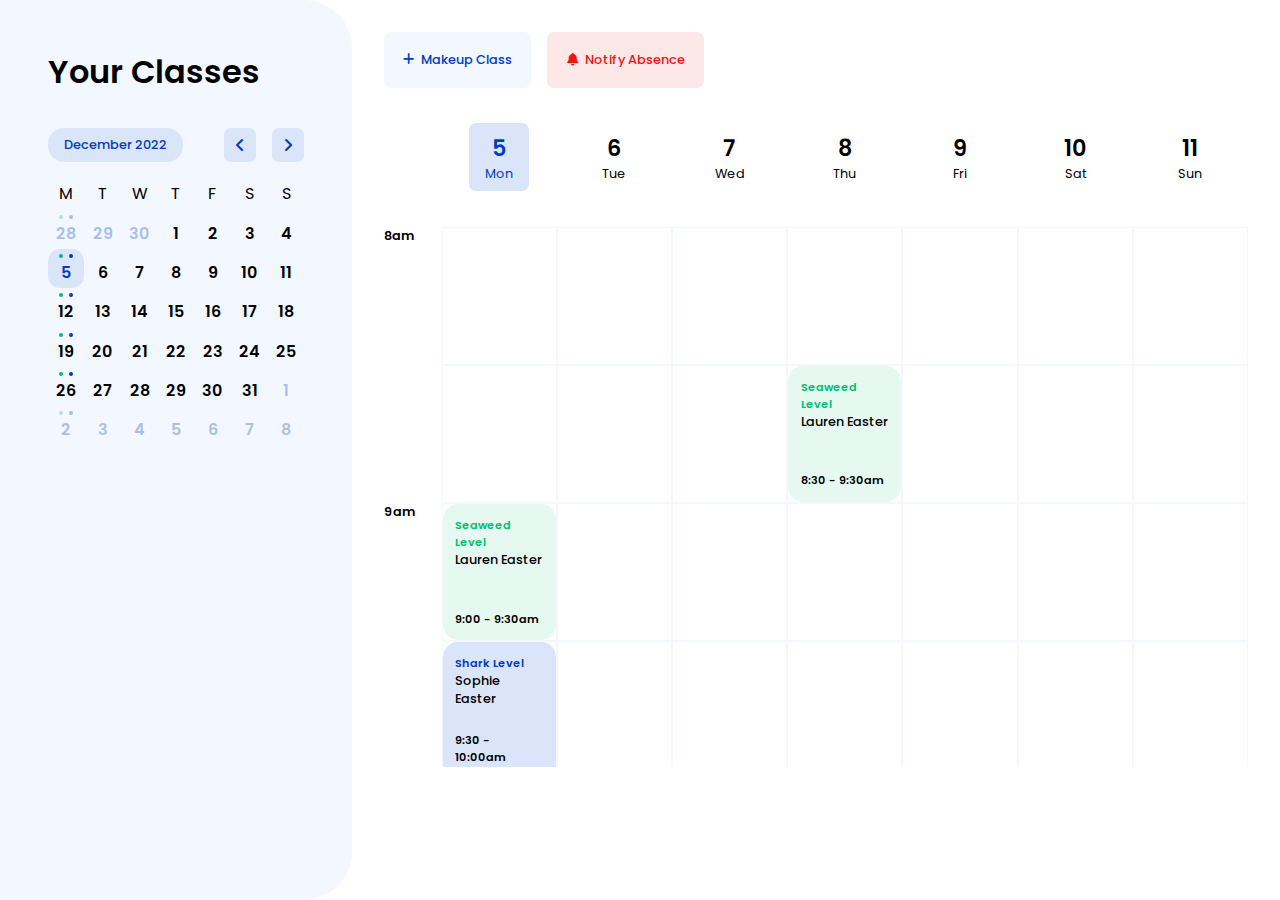
<file: index.html>
<!DOCTYPE html>
<html lang="en">
<head>
    <meta charset="UTF-8">
    <meta http-equiv="X-UA-Compatible" content="IE=edge">
    <meta name="viewport" content="width=device-width, initial-scale=1.0">

    <link rel="preconnect" href="https://fonts.googleapis.com"><link rel="preconnect" href="https://fonts.gstatic.com" crossorigin><link href="https://fonts.googleapis.com/css2?family=Poppins:wght@300;400;500;600;700;800;900&family=VT323&display=swap" rel="stylesheet">
    <link rel="stylesheet" href="style.css">
    <!-- font-awesome -->
    <link
      rel="stylesheet"
      href="https://cdnjs.cloudflare.com/ajax/libs/font-awesome/6.1.1/css/all.min.css"
    />

    <script src="http://ajax.googleapis.com/ajax/libs/jquery/1.8.0/jquery.min.js"></script>
    <script src="script.js" defer></script>

    <title>Makeup Classes</title>
</head>
<body>
    
    <main>

    <!-- calendar -->
        <div class="calendar">
            <div class="calendar-title">
                <h1>Your Classes</h1>
                <i class="fa-solid fa-bars"></i>
            </div>
            <div class="calendar-dates">
                <p class="calendar-month">December 2022</p>
                <div class="calendar-arrows">
                    <div class="calendar-arrow">
                        <i class="fa-solid fa-angle-left"></i>
                    </div>
                    <div class="calendar-arrow">
                        <i class="fa-solid fa-angle-right"></i>
                    </div>
                </div>
            </div>

            <!-- MOBILE CALENDAR -->

            <!-- current week -->
            <div class="date-sequence mobile-calendar">
                <div class="date-control-container">
                    <div class="date-control">
                        <i class="fa-solid fa-angle-left"></i>
                    </div>
                </div>
                <div class="date current-date">
                    <div class="event-icons">
                        <div class="event-icon"></div>
                        <div class="event-icon"></div>
                    </div>
                    <div class="date-number">5</div>
                    <div class="day">Mon</div>
                </div>
                <div class="date">
                    <div class="event-icons"></div>
                    <div class="date-number">6</div>
                    <div class="day">Tue</div>
                </div>
                <div class="date">
                    <div class="event-icons"></div>
                    <div class="date-number">7</div>
                    <div class="day">Wed</div>
                </div>
                <div class="date">
                    <div class="event-icons"></div>
                    <div class="date-number">8</div>
                    <div class="day">Thu</div>
                </div>
                <div class="date">
                    <div class="event-icons"></div>
                    <div class="date-number">9</div>
                    <div class="day">Fri</div>
                </div>
                <div class="date">
                    <div class="event-icons"></div>
                    <div class="date-number">10</div>
                    <div class="day">Sat</div>
                </div>
                <div class="date">
                    <div class="event-icons"></div>
                    <div class="date-number">11</div>
                    <div class="day">Sun</div>
                </div>
                <div class="date-control-container">
                    <div class="date-control">
                        <i class="fa-solid fa-angle-right"></i>
                    </div>
                </div>
            </div>
            <!-- end of current week -->
            <!-- END OF MOBILE CALENDAR -->

            <!-- TABLET / DESKTOP CALENDAR -->
            <div class="desktop-calendar">
                <!-- Day labels -->
                <div class="date">
                    <div class="day-label">M</div>
                </div>
                <div class="date">
                    <div class="day-label">T</div>
                </div>
                <div class="date">
                    <div class="day-label">W</div>
                </div>
                <div class="date">
                    <div class="day-label">T</div>
                </div>
                <div class="date">
                    <div class="day-label">F</div>
                </div>
                <div class="date">
                    <div class="day-label">S</div>
                </div>
                <div class="date">
                    <div class="day-label">S</div>
                </div>
                <!-- End of day labels -->
                
                <!-- Week 1 -->
                <div class="date past-month">
                    <div class="event-icons">
                        <div class="event-icon"></div>
                        <div class="event-icon blue-bg"></div>
                    </div>
                    <div class="date-number">28</div>
                </div>
                <div class="date past-month">
                    <div class="event-icons"></div>
                    <div class="date-number">29</div>
                </div>
                <div class="date past-month">
                    <div class="event-icons"></div>
                    <div class="date-number">30</div>
                </div>
                <div class="date">
                    <div class="event-icons"></div>
                    <div class="date-number">1</div>
                </div>
                <div class="date">
                    <div class="event-icons"></div>
                    <div class="date-number">2</div>
                </div>
                <div class="date">
                    <div class="event-icons"></div>
                    <div class="date-number">3</div>
                </div>
                <div class="date">
                    <div class="event-icons"></div>
                    <div class="date-number">4</div>
                </div>
                <!-- End of week 1 -->

                <!-- Week 2 -->
                <div class="date current-date">
                    <div class="event-icons">
                        <div class="event-icon"></div>
                        <div class="event-icon blue-bg"></div>
                    </div>
                    <div class="date-number">5</div>
                </div>
                <div class="date">
                    <div class="event-icons"></div>
                    <div class="date-number">6</div>
                </div>
                <div class="date">
                    <div class="event-icons"></div>
                    <div class="date-number">7</div>
                </div>
                <div class="date">
                    <div class="event-icons"></div>
                    <div class="date-number">8</div>
                </div>
                <div class="date">
                    <div class="event-icons"></div>
                    <div class="date-number">9</div>
                </div>
                <div class="date">
                    <div class="event-icons"></div>
                    <div class="date-number">10</div>
                </div>
                <div class="date">
                    <div class="event-icons"></div>
                    <div class="date-number">11</div>
                </div>
                <!-- End of week 2 -->

                <!-- Week 3 -->
                <div class="date">
                    <div class="event-icons">
                        <div class="event-icon"></div>
                        <div class="event-icon blue-bg"></div>
                    </div>
                    <div class="date-number">12</div>
                </div>
                <div class="date">
                    <div class="event-icons"></div>
                    <div class="date-number">13</div>
                </div>
                <div class="date">
                    <div class="event-icons"></div>
                    <div class="date-number">14</div>
                </div>
                <div class="date">
                    <div class="event-icons"></div>
                    <div class="date-number">15</div>
                </div>
                <div class="date">
                    <div class="event-icons"></div>
                    <div class="date-number">16</div>
                </div>
                <div class="date">
                    <div class="event-icons"></div>
                    <div class="date-number">17</div>
                </div>
                <div class="date">
                    <div class="event-icons"></div>
                    <div class="date-number">18</div>
                </div>
                <!-- End of week 3 -->

                <!-- Week 4 -->
                <div class="date">
                    <div class="event-icons">
                        <div class="event-icon"></div>
                        <div class="event-icon blue-bg"></div>
                    </div>
                    <div class="date-number">19</div>
                </div>
                <div class="date">
                    <div class="event-icons"></div>
                    <div class="date-number">20</div>
                </div>
                <div class="date">
                    <div class="event-icons"></div>
                    <div class="date-number">21</div>
                </div>
                <div class="date">
                    <div class="event-icons"></div>
                    <div class="date-number">22</div>
                </div>
                <div class="date">
                    <div class="event-icons"></div>
                    <div class="date-number">23</div>
                </div>
                <div class="date">
                    <div class="event-icons"></div>
                    <div class="date-number">24</div>
                </div>
                <div class="date">
                    <div class="event-icons"></div>
                    <div class="date-number">25</div>
                </div>
                <!-- End of week 4 -->

                <!-- Week 5 -->
                <div class="date">
                    <div class="event-icons">
                        <div class="event-icon"></div>
                        <div class="event-icon blue-bg"></div>
                    </div>
                    <div class="date-number">26</div>
                </div>
                <div class="date">
                    <div class="event-icons"></div>
                    <div class="date-number">27</div>
                </div>
                <div class="date">
                    <div class="event-icons"></div>
                    <div class="date-number">28</div>
                </div>
                <div class="date">
                    <div class="event-icons"></div>
                    <div class="date-number">29</div>
                </div>
                <div class="date">
                    <div class="event-icons"></div>
                    <div class="date-number">30</div>
                </div>
                <div class="date">
                    <div class="event-icons"></div>
                    <div class="date-number">31</div>
                </div>
                <div class="date past-month">
                    <div class="event-icons"></div>
                    <div class="date-number">1</div>
                </div>
                <!-- End of week 5 -->

                <!-- Week 6 -->
                <div class="date past-month">
                    <div class="event-icons">
                        <div class="event-icon"></div>
                        <div class="event-icon blue-bg"></div>
                    </div>
                    <div class="date-number">2</div>
                </div>
                <div class="date past-month">
                    <div class="event-icons"></div>
                    <div class="date-number">3</div>
                </div>
                <div class="date past-month">
                    <div class="event-icons"></div>
                    <div class="date-number">4</div>
                </div>
                <div class="date past-month">
                    <div class="event-icons"></div>
                    <div class="date-number">5</div>
                </div>
                <div class="date past-month">
                    <div class="event-icons"></div>
                    <div class="date-number">6</div>
                </div>
                <div class="date past-month">
                    <div class="event-icons"></div>
                    <div class="date-number">7</div>
                </div>
                <div class="date past-month">
                    <div class="event-icons"></div>
                    <div class="date-number">8</div>
                </div>
                <!-- End of week 6 -->
            </div>



            
        </div>

    <!-- Class display -->
    <div class="page-content">

        <div class="class-display-buttons">
            <button class="blue-btn">
                <i class="fa-solid fa-plus"></i>
                Makeup Class
            </button>
            <button class="red-btn">
                <i class="fa-solid fa-bell"></i>
                Notify Absence
            </button>
        </div>

        <!-- MOBILE CLASS DISPLAY ------------------------------------------- -->

        <div class="class-display mobile">

            <!-- Day block -->
            <div class="day-block">
                <h2 class="day-name">Monday, 5th December</h2>

                <!-- Class entry -->
                <div class="class-entry seaweed">
                    <div class="name-level">
                        <p class="level">Seaweed Level</p>
                        <p class="student-name">Lauren Easter</p>
                    </div>
                    <div class="line"></div>
                    <div class="time">
                        <p>9:00 - 9:30am</p>
                    </div>
                </div>
                <!-- End of class entry -->
                <!-- Class entry -->
                <div class="class-entry shark">
                    <div class="name-level">
                        <p class="level">Shark Level</p>
                        <p class="student-name">Sophie Easter</p>
                    </div>
                    <div class="line"></div>
                    <div class="time">
                        <p>9:30 - 10:00am</p>
                    </div>
                </div>
                <!-- End of class entry -->
            </div>
            <!-- End of day block -->

            <!-- Day block -->
            <div class="day-block">
                <h2 class="day-name">Thursday, 8th December</h2>

                <!-- Class entry -->
                <div class="class-entry seaweed">
                    <div class="name-level">
                        <p class="level">Seaweed Level</p>
                        <p class="student-name">Lauren Easter</p>
                    </div>
                    <div class="line"></div>
                    <div class="time">
                        <p>8:30 - 9:00am</p>
                    </div>
                </div>
                <!-- End of class entry -->

                <!-- Class entry -->
                <div class="class-entry seaslug">
                    <div class="name-level">
                        <p class="level">Sea Slug Level</p>
                        <p class="student-name">Phoebe Easter</p>
                    </div>
                    <div class="line"></div>
                    <div class="time">
                        <p>4:30 - 5:00pm</p>
                    </div>
                </div>
                <!-- End of class entry -->
            </div>
            <!-- End of day block -->
        </div>

        <!-- END OF MOBILE CLASS DISPLAY ------------------------------------->

        <div class="date-label-grid-container" id="date-scroll">
            <div class="date-label-grid">
                <!-- date labels -->
                <div class="time-cel"></div>
                <div class="cel date-cel">
                    <div class="date-text current-date">
                        <div class="date-number">5</div>
                        <div class="date-day">Mon</div>
                    </div>
                </div>
                <div class="cel date-cel">
                    <div class="date-text">
                        <div class="date-number">6</div>
                        <div class="date-day">Tue</div>
                    </div>
                </div>
                <div class="cel date-cel">
                    <div class="date-text">
                        <div class="date-number">7</div>
                        <div class="date-day">Wed</div>
                    </div>
                </div>
                <div class="cel date-cel">
                    <div class="date-text">
                        <div class="date-number">8</div>
                        <div class="date-day">Thu</div>
                    </div>
                </div>
                <div class="cel date-cel">
                    <div class="date-text">
                        <div class="date-number">9</div>
                        <div class="date-day">Fri</div>
                    </div>
                </div>
                <div class="cel date-cel">
                    <div class="date-text">
                        <div class="date-number">10</div>
                        <div class="date-day">Sat</div>
                    </div>
                </div>
                <div class="cel date-cel">
                    <div class="date-text">
                        <div class="date-number">11</div>
                        <div class="date-day">Sun</div>
                    </div>
                </div>
    
            </div>
        </div>
        

        <!-- TABLET / DESKTOP CLASS DISPLAY ------------------------------------>
        <div class="class-display desktop" id="calendar-scroll">

            <div class="class-display-grid">
                
                <!-- 8am row -->
                <div class="time-cel">8am</div>
                <div class="cel"></div>
                <div class="cel"></div>
                <div class="cel"></div>
                <div class="cel"></div>
                <div class="cel"></div>
                <div class="cel"></div>
                <div class="cel"></div>

                <!-- 8:30am row -->
                <div class="time-cel"></div>
                <div class="cel"></div>
                <div class="cel"></div>
                <div class="cel"></div>
                <div class="cel">
                    <div class="class seaweed">
                        <div class="name-level">
                            <p class="level">Seaweed Level</p>
                            <p class="student-name">Lauren Easter</p>
                        </div>
                        <div class="time">
                            <p>8:30 - 9:30am</p>
                        </div>
                    </div>
                </div>
                <div class="cel"></div>
                <div class="cel"></div>
                <div class="cel"></div>

                <!-- 9:00am row -->
                <div class="time-cel">9am</div>
                <div class="cel">
                    <div class="class seaweed">
                        <div class="name-level">
                            <p class="level">Seaweed Level</p>
                            <p class="student-name">Lauren Easter</p>
                        </div>
                        <div class="time">
                            <p>9:00 - 9:30am</p>
                        </div>
                    </div>
                </div>
                <div class="cel"></div>
                <div class="cel"></div>
                <div class="cel"></div>
                <div class="cel"></div>
                <div class="cel"></div>
                <div class="cel"></div>

                <!-- 9:00am row -->
                <div class="time-cel"></div>
                <div class="cel">
                    <div class="class shark">
                        <div class="name-level">
                            <p class="level">Shark Level</p>
                            <p class="student-name">Sophie Easter</p>
                        </div>
                        <div class="time">
                            <p>9:30 - 10:00am</p>
                        </div>
                    </div>
                </div>
                <div class="cel"></div>
                <div class="cel"></div>
                <div class="cel"></div>
                <div class="cel"></div>
                <div class="cel"></div>
                <div class="cel"></div>

                <!-- 9:00am row -->
                <div class="time-cel">10am</div>
                <div class="cel"></div>
                <div class="cel"></div>
                <div class="cel"></div>
                <div class="cel"></div>
                <div class="cel"></div>
                <div class="cel"></div>
                <div class="cel"></div>

                <!-- 9:00am row -->
                <div class="time-cel"></div>
                <div class="cel"></div>
                <div class="cel"></div>
                <div class="cel"></div>
                <div class="cel"></div>
                <div class="cel"></div>
                <div class="cel"></div>
                <div class="cel"></div>

                <!-- 9:00am row -->
                <div class="time-cel">11am</div>
                <div class="cel"></div>
                <div class="cel"></div>
                <div class="cel"></div>
                <div class="cel"></div>
                <div class="cel"></div>
                <div class="cel"></div>
                <div class="cel"></div>

                <!-- 9:00am row -->
                <div class="time-cel"></div>
                <div class="cel"></div>
                <div class="cel"></div>
                <div class="cel"></div>
                <div class="cel"></div>
                <div class="cel"></div>
                <div class="cel"></div>
                <div class="cel"></div>

                <!-- 9:00am row -->
                <div class="time-cel">12pm</div>
                <div class="cel"></div>
                <div class="cel"></div>
                <div class="cel"></div>
                <div class="cel"></div>
                <div class="cel"></div>
                <div class="cel"></div>
                <div class="cel"></div>

                <!-- 9:00am row -->
                <div class="time-cel"></div>
                <div class="cel"></div>
                <div class="cel"></div>
                <div class="cel"></div>
                <div class="cel"></div>
                <div class="cel"></div>
                <div class="cel"></div>
                <div class="cel"></div>

                <!-- 9:00am row -->
                <div class="time-cel">1pm</div>
                <div class="cel"></div>
                <div class="cel"></div>
                <div class="cel"></div>
                <div class="cel"></div>
                <div class="cel"></div>
                <div class="cel"></div>
                <div class="cel"></div>

                <!-- 9:00am row -->
                <div class="time-cel"></div>
                <div class="cel"></div>
                <div class="cel"></div>
                <div class="cel"></div>
                <div class="cel"></div>
                <div class="cel"></div>
                <div class="cel"></div>
                <div class="cel"></div>

                <!-- 9:00am row -->
                <div class="time-cel">2pm</div>
                <div class="cel"></div>
                <div class="cel"></div>
                <div class="cel"></div>
                <div class="cel"></div>
                <div class="cel"></div>
                <div class="cel"></div>
                <div class="cel"></div>

                <!-- 9:00am row -->
                <div class="time-cel"></div>
                <div class="cel"></div>
                <div class="cel"></div>
                <div class="cel"></div>
                <div class="cel"></div>
                <div class="cel"></div>
                <div class="cel"></div>
                <div class="cel"></div>

                <!-- 9:00am row -->
                <div class="time-cel">3pm</div>
                <div class="cel"></div>
                <div class="cel"></div>
                <div class="cel"></div>
                <div class="cel"></div>
                <div class="cel"></div>
                <div class="cel"></div>
                <div class="cel"></div>

                <!-- 9:00am row -->
                <div class="time-cel"></div>
                <div class="cel"></div>
                <div class="cel"></div>
                <div class="cel"></div>
                <div class="cel"></div>
                <div class="cel"></div>
                <div class="cel"></div>
                <div class="cel"></div>

                <!-- 9:00am row -->
                <div class="time-cel">4pm</div>
                <div class="cel"></div>
                <div class="cel"></div>
                <div class="cel"></div>
                <div class="cel"></div>
                <div class="cel"></div>
                <div class="cel"></div>
                <div class="cel"></div>

                <!-- 9:00am row -->
                <div class="time-cel"></div>
                <div class="cel"></div>
                <div class="cel"></div>
                <div class="cel"></div>
                <div class="cel">
                    <div class="class seaslug">
                        <div class="name-level">
                            <p class="level">Seaslug Level</p>
                            <p class="student-name">Phoebe Easter</p>
                        </div>
                        <div class="time">
                            <p>4:30 - 5:00pm</p>
                        </div>
                    </div>
                </div>
                <div class="cel"></div>
                <div class="cel"></div>
                <div class="cel"></div>

                <!-- 9:00am row -->
                <div class="time-cel">5pm</div>
                <div class="cel"></div>
                <div class="cel"></div>
                <div class="cel"></div>
                <div class="cel"></div>
                <div class="cel"></div>
                <div class="cel"></div>
                <div class="cel"></div>

                <!-- 9:00am row -->
                <div class="time-cel"></div>
                <div class="cel"></div>
                <div class="cel"></div>
                <div class="cel"></div>
                <div class="cel"></div>
                <div class="cel"></div>
                <div class="cel"></div>
                <div class="cel"></div>

                <!-- 9:00am row -->
                <div class="time-cel">6pm</div>
                <div class="cel"></div>
                <div class="cel"></div>
                <div class="cel"></div>
                <div class="cel"></div>
                <div class="cel"></div>
                <div class="cel"></div>
                <div class="cel"></div>

                <!-- 9:00am row -->
                <div class="time-cel"></div>
                <div class="cel"></div>
                <div class="cel"></div>
                <div class="cel"></div>
                <div class="cel"></div>
                <div class="cel"></div>
                <div class="cel"></div>
                <div class="cel"></div>

                <!-- 9:00am row -->
                <div class="time-cel">7pm</div>
                <div class="cel"></div>
                <div class="cel"></div>
                <div class="cel"></div>
                <div class="cel"></div>
                <div class="cel"></div>
                <div class="cel"></div>
                <div class="cel"></div>
            </div>
        </div>

        <!-- END OF TABLET / DESKTOP CLASS DISPLAY ------------------------------------>
        
    </div>

    <!-- End of Class display -->
        
    </main>

    
</body>
</html>
</file>
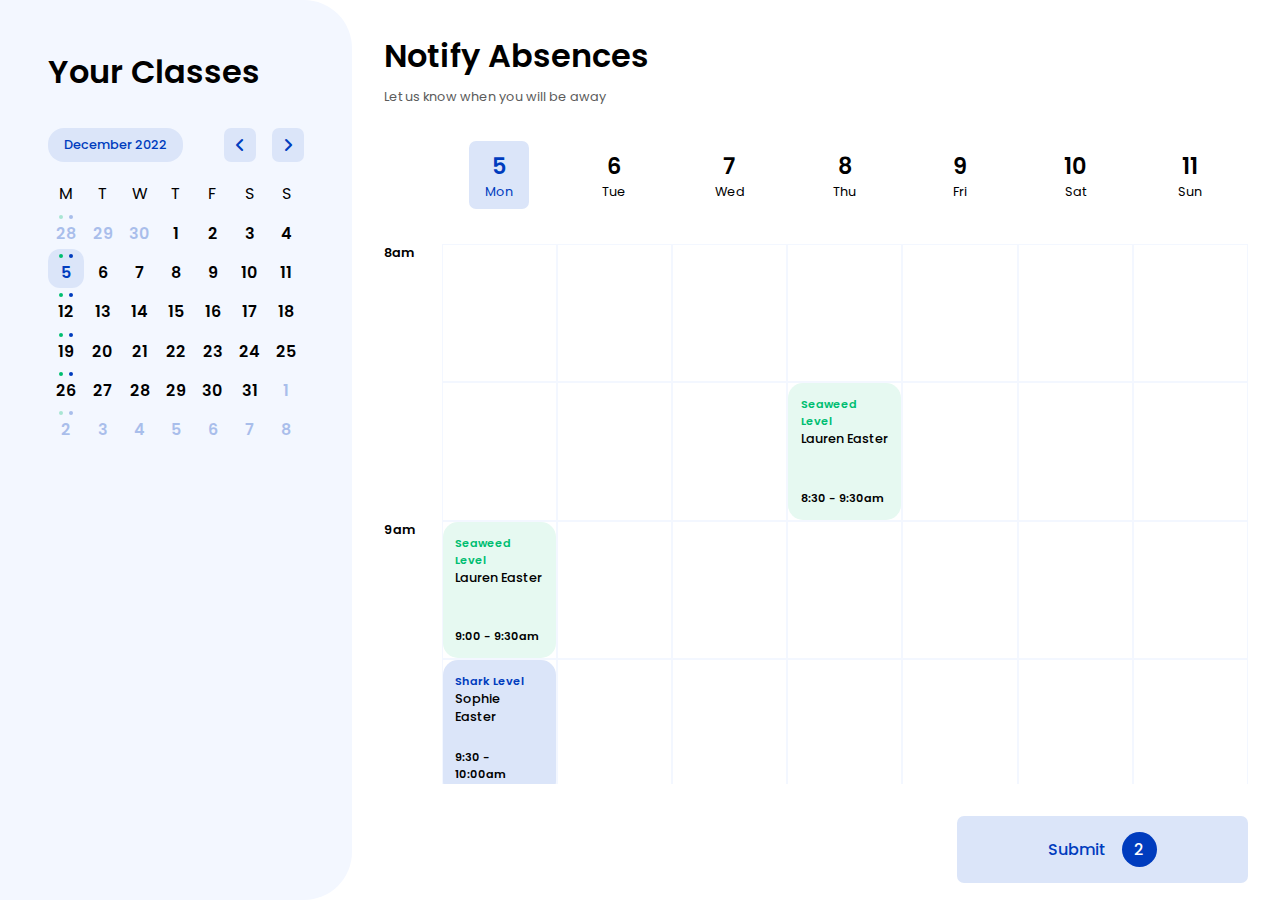
<file: notify-absences.html>
<!DOCTYPE html>
<html lang="en">
<head>
    <meta charset="UTF-8">
    <meta http-equiv="X-UA-Compatible" content="IE=edge">
    <meta name="viewport" content="width=device-width, initial-scale=1.0">

    <link rel="preconnect" href="https://fonts.googleapis.com"><link rel="preconnect" href="https://fonts.gstatic.com" crossorigin><link href="https://fonts.googleapis.com/css2?family=Poppins:wght@300;400;500;600;700;800;900&family=VT323&display=swap" rel="stylesheet">
    <link rel="stylesheet" href="style.css">
    <!-- font-awesome -->
    <link
      rel="stylesheet"
      href="https://cdnjs.cloudflare.com/ajax/libs/font-awesome/6.1.1/css/all.min.css"
    />

    <script src="http://ajax.googleapis.com/ajax/libs/jquery/1.8.0/jquery.min.js"></script>
    <script src="script.js" defer></script>

    <title>Notify Absences</title>
</head>
<body>
    
    <main>

    <!-- calendar -->
        <div class="calendar">
            <div class="calendar-title">
                <h1>Your Classes</h1>
                <i class="fa-solid fa-bars"></i>
            </div>
            <div class="calendar-dates">
                <p class="calendar-month">December 2022</p>
                <div class="calendar-arrows">
                    <div class="calendar-arrow">
                        <i class="fa-solid fa-angle-left"></i>
                    </div>
                    <div class="calendar-arrow">
                        <i class="fa-solid fa-angle-right"></i>
                    </div>
                </div>
            </div>

            <!-- MOBILE CALENDAR -->

            <!-- current week -->
            <div class="date-sequence mobile-calendar">
                <div class="date-control-container">
                    <div class="date-control">
                        <i class="fa-solid fa-angle-left"></i>
                    </div>
                </div>
                <div class="date current-date">
                    <div class="event-icons">
                        <div class="event-icon"></div>
                        <div class="event-icon"></div>
                    </div>
                    <div class="date-number">5</div>
                    <div class="day">Mon</div>
                </div>
                <div class="date">
                    <div class="event-icons"></div>
                    <div class="date-number">6</div>
                    <div class="day">Tue</div>
                </div>
                <div class="date">
                    <div class="event-icons"></div>
                    <div class="date-number">7</div>
                    <div class="day">Wed</div>
                </div>
                <div class="date">
                    <div class="event-icons"></div>
                    <div class="date-number">8</div>
                    <div class="day">Thu</div>
                </div>
                <div class="date">
                    <div class="event-icons"></div>
                    <div class="date-number">9</div>
                    <div class="day">Fri</div>
                </div>
                <div class="date">
                    <div class="event-icons"></div>
                    <div class="date-number">10</div>
                    <div class="day">Sat</div>
                </div>
                <div class="date">
                    <div class="event-icons"></div>
                    <div class="date-number">11</div>
                    <div class="day">Sun</div>
                </div>
                <div class="date-control-container">
                    <div class="date-control">
                        <i class="fa-solid fa-angle-right"></i>
                    </div>
                </div>
            </div>
            <!-- end of current week -->
            <!-- END OF MOBILE CALENDAR -->

            <!-- TABLET / DESKTOP CALENDAR -->
            <div class="desktop-calendar">
                <!-- Day labels -->
                <div class="date">
                    <div class="day-label">M</div>
                </div>
                <div class="date">
                    <div class="day-label">T</div>
                </div>
                <div class="date">
                    <div class="day-label">W</div>
                </div>
                <div class="date">
                    <div class="day-label">T</div>
                </div>
                <div class="date">
                    <div class="day-label">F</div>
                </div>
                <div class="date">
                    <div class="day-label">S</div>
                </div>
                <div class="date">
                    <div class="day-label">S</div>
                </div>
                <!-- End of day labels -->
                
                <!-- Week 1 -->
                <div class="date past-month">
                    <div class="event-icons">
                        <div class="event-icon"></div>
                        <div class="event-icon blue-bg"></div>
                    </div>
                    <div class="date-number">28</div>
                </div>
                <div class="date past-month">
                    <div class="event-icons"></div>
                    <div class="date-number">29</div>
                </div>
                <div class="date past-month">
                    <div class="event-icons"></div>
                    <div class="date-number">30</div>
                </div>
                <div class="date">
                    <div class="event-icons"></div>
                    <div class="date-number">1</div>
                </div>
                <div class="date">
                    <div class="event-icons"></div>
                    <div class="date-number">2</div>
                </div>
                <div class="date">
                    <div class="event-icons"></div>
                    <div class="date-number">3</div>
                </div>
                <div class="date">
                    <div class="event-icons"></div>
                    <div class="date-number">4</div>
                </div>
                <!-- End of week 1 -->

                <!-- Week 2 -->
                <div class="date current-date">
                    <div class="event-icons">
                        <div class="event-icon"></div>
                        <div class="event-icon blue-bg"></div>
                    </div>
                    <div class="date-number">5</div>
                </div>
                <div class="date">
                    <div class="event-icons"></div>
                    <div class="date-number">6</div>
                </div>
                <div class="date">
                    <div class="event-icons"></div>
                    <div class="date-number">7</div>
                </div>
                <div class="date">
                    <div class="event-icons"></div>
                    <div class="date-number">8</div>
                </div>
                <div class="date">
                    <div class="event-icons"></div>
                    <div class="date-number">9</div>
                </div>
                <div class="date">
                    <div class="event-icons"></div>
                    <div class="date-number">10</div>
                </div>
                <div class="date">
                    <div class="event-icons"></div>
                    <div class="date-number">11</div>
                </div>
                <!-- End of week 2 -->

                <!-- Week 3 -->
                <div class="date">
                    <div class="event-icons">
                        <div class="event-icon"></div>
                        <div class="event-icon blue-bg"></div>
                    </div>
                    <div class="date-number">12</div>
                </div>
                <div class="date">
                    <div class="event-icons"></div>
                    <div class="date-number">13</div>
                </div>
                <div class="date">
                    <div class="event-icons"></div>
                    <div class="date-number">14</div>
                </div>
                <div class="date">
                    <div class="event-icons"></div>
                    <div class="date-number">15</div>
                </div>
                <div class="date">
                    <div class="event-icons"></div>
                    <div class="date-number">16</div>
                </div>
                <div class="date">
                    <div class="event-icons"></div>
                    <div class="date-number">17</div>
                </div>
                <div class="date">
                    <div class="event-icons"></div>
                    <div class="date-number">18</div>
                </div>
                <!-- End of week 3 -->

                <!-- Week 4 -->
                <div class="date">
                    <div class="event-icons">
                        <div class="event-icon"></div>
                        <div class="event-icon blue-bg"></div>
                    </div>
                    <div class="date-number">19</div>
                </div>
                <div class="date">
                    <div class="event-icons"></div>
                    <div class="date-number">20</div>
                </div>
                <div class="date">
                    <div class="event-icons"></div>
                    <div class="date-number">21</div>
                </div>
                <div class="date">
                    <div class="event-icons"></div>
                    <div class="date-number">22</div>
                </div>
                <div class="date">
                    <div class="event-icons"></div>
                    <div class="date-number">23</div>
                </div>
                <div class="date">
                    <div class="event-icons"></div>
                    <div class="date-number">24</div>
                </div>
                <div class="date">
                    <div class="event-icons"></div>
                    <div class="date-number">25</div>
                </div>
                <!-- End of week 4 -->

                <!-- Week 5 -->
                <div class="date">
                    <div class="event-icons">
                        <div class="event-icon"></div>
                        <div class="event-icon blue-bg"></div>
                    </div>
                    <div class="date-number">26</div>
                </div>
                <div class="date">
                    <div class="event-icons"></div>
                    <div class="date-number">27</div>
                </div>
                <div class="date">
                    <div class="event-icons"></div>
                    <div class="date-number">28</div>
                </div>
                <div class="date">
                    <div class="event-icons"></div>
                    <div class="date-number">29</div>
                </div>
                <div class="date">
                    <div class="event-icons"></div>
                    <div class="date-number">30</div>
                </div>
                <div class="date">
                    <div class="event-icons"></div>
                    <div class="date-number">31</div>
                </div>
                <div class="date past-month">
                    <div class="event-icons"></div>
                    <div class="date-number">1</div>
                </div>
                <!-- End of week 5 -->

                <!-- Week 6 -->
                <div class="date past-month">
                    <div class="event-icons">
                        <div class="event-icon"></div>
                        <div class="event-icon blue-bg"></div>
                    </div>
                    <div class="date-number">2</div>
                </div>
                <div class="date past-month">
                    <div class="event-icons"></div>
                    <div class="date-number">3</div>
                </div>
                <div class="date past-month">
                    <div class="event-icons"></div>
                    <div class="date-number">4</div>
                </div>
                <div class="date past-month">
                    <div class="event-icons"></div>
                    <div class="date-number">5</div>
                </div>
                <div class="date past-month">
                    <div class="event-icons"></div>
                    <div class="date-number">6</div>
                </div>
                <div class="date past-month">
                    <div class="event-icons"></div>
                    <div class="date-number">7</div>
                </div>
                <div class="date past-month">
                    <div class="event-icons"></div>
                    <div class="date-number">8</div>
                </div>
                <!-- End of week 6 -->
            </div>



            
        </div>

    <!-- Class display -->
    <div class="page-content">

        <div class="absences-title">
            <h1>Notify Absences</h1>
            <p>Let us know when you will be away</p>
        </div>
        

        <!-- MOBILE CLASS DISPLAY ------------------------------------------- -->

        <div class="class-display mobile">

            <!-- Day block -->
            <div class="day-block">
                <h2 class="day-name">Monday, 5th December</h2>

                <!-- Class entry -->
                <div class="class-entry seaweed absent">
                    <div class="name-level">
                        <p class="level">Seaweed Level</p>
                        <p class="student-name">Lauren Easter</p>
                    </div>
                    <div class="line"></div>
                    <div class="time">
                        <p>9:00 - 9:30am</p>
                    </div>
                </div>
                <!-- End of class entry -->
                <!-- Class entry -->
                <div class="class-entry shark absent">
                    <div class="name-level">
                        <p class="level">Shark Level</p>
                        <p class="student-name">Sophie Easter</p>
                    </div>
                    <div class="line"></div>
                    <div class="time">
                        <p>9:30 - 10:00am</p>
                    </div>
                </div>
                <!-- End of class entry -->
            </div>
            <!-- End of day block -->

            <!-- Day block -->
            <div class="day-block">
                <h2 class="day-name">Thursday, 8th December</h2>

                <!-- Class entry -->
                <div class="class-entry seaweed">
                    <div class="name-level">
                        <p class="level">Seaweed Level</p>
                        <p class="student-name">Lauren Easter</p>
                    </div>
                    <div class="line"></div>
                    <div class="time">
                        <p>8:30 - 9:00am</p>
                    </div>
                </div>
                <!-- End of class entry -->

                <!-- Class entry -->
                <div class="class-entry seaslug">
                    <div class="name-level">
                        <p class="level">Sea Slug Level</p>
                        <p class="student-name">Phoebe Easter</p>
                    </div>
                    <div class="line"></div>
                    <div class="time">
                        <p>4:30 - 5:00pm</p>
                    </div>
                </div>
                <!-- End of class entry -->
            </div>
            <!-- End of day block -->
        </div>

        <!-- END OF MOBILE CLASS DISPLAY ------------------------------------->

        <div class="date-label-grid-container" id="date-scroll">
            <div class="date-label-grid">
                <!-- date labels -->
                <div class="time-cel"></div>
                <div class="cel date-cel">
                    <div class="date-text current-date">
                        <div class="date-number">5</div>
                        <div class="date-day">Mon</div>
                    </div>
                </div>
                <div class="cel date-cel">
                    <div class="date-text">
                        <div class="date-number">6</div>
                        <div class="date-day">Tue</div>
                    </div>
                </div>
                <div class="cel date-cel">
                    <div class="date-text">
                        <div class="date-number">7</div>
                        <div class="date-day">Wed</div>
                    </div>
                </div>
                <div class="cel date-cel">
                    <div class="date-text">
                        <div class="date-number">8</div>
                        <div class="date-day">Thu</div>
                    </div>
                </div>
                <div class="cel date-cel">
                    <div class="date-text">
                        <div class="date-number">9</div>
                        <div class="date-day">Fri</div>
                    </div>
                </div>
                <div class="cel date-cel">
                    <div class="date-text">
                        <div class="date-number">10</div>
                        <div class="date-day">Sat</div>
                    </div>
                </div>
                <div class="cel date-cel">
                    <div class="date-text">
                        <div class="date-number">11</div>
                        <div class="date-day">Sun</div>
                    </div>
                </div>
    
            </div>
        </div>
        

        <!-- TABLET / DESKTOP CLASS DISPLAY ------------------------------------>
        <div class="class-display desktop" id="calendar-scroll">

            <div class="class-display-grid">
                
                <!-- 8am row -->
                <div class="time-cel">8am</div>
                <div class="cel"></div>
                <div class="cel"></div>
                <div class="cel"></div>
                <div class="cel"></div>
                <div class="cel"></div>
                <div class="cel"></div>
                <div class="cel"></div>

                <!-- 8:30am row -->
                <div class="time-cel"></div>
                <div class="cel"></div>
                <div class="cel"></div>
                <div class="cel"></div>
                <div class="cel">
                    <div class="class seaweed">
                        <div class="name-level">
                            <p class="level">Seaweed Level</p>
                            <p class="student-name">Lauren Easter</p>
                        </div>
                        <div class="time">
                            <p>8:30 - 9:30am</p>
                        </div>
                    </div>
                </div>
                <div class="cel"></div>
                <div class="cel"></div>
                <div class="cel"></div>

                <!-- 9:00am row -->
                <div class="time-cel">9am</div>
                <div class="cel">
                    <div class="class seaweed">
                        <div class="name-level">
                            <p class="level">Seaweed Level</p>
                            <p class="student-name">Lauren Easter</p>
                        </div>
                        <div class="time">
                            <p>9:00 - 9:30am</p>
                        </div>
                    </div>
                </div>
                <div class="cel"></div>
                <div class="cel"></div>
                <div class="cel"></div>
                <div class="cel"></div>
                <div class="cel"></div>
                <div class="cel"></div>

                <!-- 9:00am row -->
                <div class="time-cel"></div>
                <div class="cel">
                    <div class="class shark">
                        <div class="name-level">
                            <p class="level">Shark Level</p>
                            <p class="student-name">Sophie Easter</p>
                        </div>
                        <div class="time">
                            <p>9:30 - 10:00am</p>
                        </div>
                    </div>
                </div>
                <div class="cel"></div>
                <div class="cel"></div>
                <div class="cel"></div>
                <div class="cel"></div>
                <div class="cel"></div>
                <div class="cel"></div>

                <!-- 9:00am row -->
                <div class="time-cel">10am</div>
                <div class="cel"></div>
                <div class="cel"></div>
                <div class="cel"></div>
                <div class="cel"></div>
                <div class="cel"></div>
                <div class="cel"></div>
                <div class="cel"></div>

                <!-- 9:00am row -->
                <div class="time-cel"></div>
                <div class="cel"></div>
                <div class="cel"></div>
                <div class="cel"></div>
                <div class="cel"></div>
                <div class="cel"></div>
                <div class="cel"></div>
                <div class="cel"></div>

                <!-- 9:00am row -->
                <div class="time-cel">11am</div>
                <div class="cel"></div>
                <div class="cel"></div>
                <div class="cel"></div>
                <div class="cel"></div>
                <div class="cel"></div>
                <div class="cel"></div>
                <div class="cel"></div>

                <!-- 9:00am row -->
                <div class="time-cel"></div>
                <div class="cel"></div>
                <div class="cel"></div>
                <div class="cel"></div>
                <div class="cel"></div>
                <div class="cel"></div>
                <div class="cel"></div>
                <div class="cel"></div>

                <!-- 9:00am row -->
                <div class="time-cel">12pm</div>
                <div class="cel"></div>
                <div class="cel"></div>
                <div class="cel"></div>
                <div class="cel"></div>
                <div class="cel"></div>
                <div class="cel"></div>
                <div class="cel"></div>

                <!-- 9:00am row -->
                <div class="time-cel"></div>
                <div class="cel"></div>
                <div class="cel"></div>
                <div class="cel"></div>
                <div class="cel"></div>
                <div class="cel"></div>
                <div class="cel"></div>
                <div class="cel"></div>

                <!-- 9:00am row -->
                <div class="time-cel">1pm</div>
                <div class="cel"></div>
                <div class="cel"></div>
                <div class="cel"></div>
                <div class="cel"></div>
                <div class="cel"></div>
                <div class="cel"></div>
                <div class="cel"></div>

                <!-- 9:00am row -->
                <div class="time-cel"></div>
                <div class="cel"></div>
                <div class="cel"></div>
                <div class="cel"></div>
                <div class="cel"></div>
                <div class="cel"></div>
                <div class="cel"></div>
                <div class="cel"></div>

                <!-- 9:00am row -->
                <div class="time-cel">2pm</div>
                <div class="cel"></div>
                <div class="cel"></div>
                <div class="cel"></div>
                <div class="cel"></div>
                <div class="cel"></div>
                <div class="cel"></div>
                <div class="cel"></div>

                <!-- 9:00am row -->
                <div class="time-cel"></div>
                <div class="cel"></div>
                <div class="cel"></div>
                <div class="cel"></div>
                <div class="cel"></div>
                <div class="cel"></div>
                <div class="cel"></div>
                <div class="cel"></div>

                <!-- 9:00am row -->
                <div class="time-cel">3pm</div>
                <div class="cel"></div>
                <div class="cel"></div>
                <div class="cel"></div>
                <div class="cel"></div>
                <div class="cel"></div>
                <div class="cel"></div>
                <div class="cel"></div>

                <!-- 9:00am row -->
                <div class="time-cel"></div>
                <div class="cel"></div>
                <div class="cel"></div>
                <div class="cel"></div>
                <div class="cel"></div>
                <div class="cel"></div>
                <div class="cel"></div>
                <div class="cel"></div>

                <!-- 9:00am row -->
                <div class="time-cel">4pm</div>
                <div class="cel"></div>
                <div class="cel"></div>
                <div class="cel"></div>
                <div class="cel"></div>
                <div class="cel"></div>
                <div class="cel"></div>
                <div class="cel"></div>

                <!-- 9:00am row -->
                <div class="time-cel"></div>
                <div class="cel"></div>
                <div class="cel"></div>
                <div class="cel"></div>
                <div class="cel">
                    <div class="class seaslug">
                        <div class="name-level">
                            <p class="level">Seaslug Level</p>
                            <p class="student-name">Phoebe Easter</p>
                        </div>
                        <div class="time">
                            <p>4:30 - 5:00pm</p>
                        </div>
                    </div>
                </div>
                <div class="cel"></div>
                <div class="cel"></div>
                <div class="cel"></div>

                <!-- 9:00am row -->
                <div class="time-cel">5pm</div>
                <div class="cel"></div>
                <div class="cel"></div>
                <div class="cel"></div>
                <div class="cel"></div>
                <div class="cel"></div>
                <div class="cel"></div>
                <div class="cel"></div>

                <!-- 9:00am row -->
                <div class="time-cel"></div>
                <div class="cel"></div>
                <div class="cel"></div>
                <div class="cel"></div>
                <div class="cel"></div>
                <div class="cel"></div>
                <div class="cel"></div>
                <div class="cel"></div>

                <!-- 9:00am row -->
                <div class="time-cel">6pm</div>
                <div class="cel"></div>
                <div class="cel"></div>
                <div class="cel"></div>
                <div class="cel"></div>
                <div class="cel"></div>
                <div class="cel"></div>
                <div class="cel"></div>

                <!-- 9:00am row -->
                <div class="time-cel"></div>
                <div class="cel"></div>
                <div class="cel"></div>
                <div class="cel"></div>
                <div class="cel"></div>
                <div class="cel"></div>
                <div class="cel"></div>
                <div class="cel"></div>

                <!-- 9:00am row -->
                <div class="time-cel">7pm</div>
                <div class="cel"></div>
                <div class="cel"></div>
                <div class="cel"></div>
                <div class="cel"></div>
                <div class="cel"></div>
                <div class="cel"></div>
                <div class="cel"></div>
            </div>
        </div>

        <!-- END OF TABLET / DESKTOP CLASS DISPLAY ------------------------------------>

        <div class="submit-btn-container">
            <button class="submit-btn"  onclick="location.href='/index.html'" type="button">Submit <span>2</span></button>
        </div>

        
        
    </div>

    <!-- End of Class display -->
        
    </main>

    
</body>
</html>
</file>
<file: style.css>
* {
    box-sizing: border-box;
    margin: 0;
    padding: 0;
    font-family: 'Poppins', sans-serif;
}

/* Default styles */

:root {
    /* colours */
    --blue: #003CBE;
    --light-blue: #DBE5F9;
    --pale-blue: #F3F7FF;

    --cyan: #30C1FF;
    --light-cyan: #EBF9FF;

    --red: #E81616;
    --light-red: #FDE8E8;

    --green: #00BE71;
    --light-green: #E6F9F1;

    --trans-black: color: rgba(0, 0, 0, 0.7);
    --grey: #5B5B5B;

    --border-radius1: 1rem;

    --transition: 0.3s ease-in-out all;

}

h1 {
    font-weight: 600;
}

button {
    all: unset;
}



/* CALENDAR -----------------------------------------------------------*/

/* Mobile */

.date-label-grid-container {
    display: none;
}

.calendar {
    background-color: var(--pale-blue);
    width: 100%;
    padding: 1.5rem;
    border-bottom-right-radius: 3rem;
    border-bottom-left-radius: 3rem;
}

.calendar-title {
    display: flex;
    align-items: center;
    justify-content: space-between;
}

.calendar i {
    font-size: 1.6rem;
}

.calendar-dates {
    display: flex;
    justify-content: center;
    margin-top: 2rem;
}

.calendar-month {
    font-weight: 500;
    color: var(--blue);
    background-color: var(--light-blue);
    font-size: 0.9rem;
    padding: 0.5rem 1.5rem;
    border-radius: var(--border-radius1);
    
}

.date-sequence {
    /* background-color: rgba(255, 0, 0, 0.253); */
    margin-top: 1rem;
    display: flex;
    justify-content: space-between;
    /* gap: 0.5rem; */
    height: 4.5rem;
}

.date-control-container {
    height: 100%;
    /* aspect-ratio: 1 / 2; */
    /* background-color: blue; */
    display: flex;
    align-items: center;

}

.date-control {
    width: 100%;
    height: 50%;
    background-color: var(--light-blue);
    display: flex;
    align-items: center;
    justify-content: center;
    border-radius: 0.7rem;
    padding: 0.5rem;

}

.date-control i {
    color: var(--blue);
    font-size: 1.2rem;
}

.current-date {
    color: var(--blue);
    background-color: var(--light-blue);
}

.date {
    border-radius: 12px;
    height: 100%;
    padding: 0.5rem 0.5rem;
    display: flex;
    flex-direction: column;
    align-items: center;
    justify-content: center;
}

.event-icons {
    /* background-color: var(--blue); */
    width: 100%;
    height: 0.5rem;
    display: flex;
    align-items: center;
    justify-content: space-around;
}

.event-icon {
    background-color: var(--green);
    height: 4px;
    width: 4px;
    border-radius: 100px;
}

.blue-bg {
    background-color: var(--blue);
}

.green-bg {
    background-color: var(--green);
}

.cyan-bg {
    background-color: var(--cyan);
}

.date-number {
    font-weight: 600;
    font-size: 1.2rem;
}

.day {
    font-size: 0.6rem;
}

.not-current-week {
    display: none;
}

.desktop-calendar {
    display: none;
}

.calendar-arrows { 
    display: none;
}

/* Tablet */

@media screen and (min-width: 750px) {

    .date-label-grid-container {
        display: block;
    }

    main {
        display: grid;
        grid-template-columns: 1.5fr 3fr;
        /* height: 200vh; */
    }

    .calendar i {
        display: none;
    }

    .calendar {
        padding: 2rem;
        height: 100vh;
        border-bottom-left-radius: unset;
        border-top-right-radius: 3rem;
    }

    .mobile-calendar {
        display: none;
    }

    .desktop-calendar {
        margin-top: 1rem;
        display: grid;
        grid-template-columns: repeat(7, 1fr);
    }

    .day-label {
        color: var(--trans-black);
    }

    .calendar-dates {
        display: flex;
        flex-direction: row;
        justify-content: space-between;
    }

    .calendar-arrows { 
        display: flex;
        width: 5rem;
        /* background-color: red; */
        gap: 1rem;
    }

    .calendar-arrow {
        background-color: var(--light-blue);
        display: flex;
        width: 2.5rem;
        border-radius: 7px;
        justify-content: center;
        align-items: center;
        transition: var(--transition);
    }

    .calendar-arrow:hover {
        cursor: pointer;
        transform: scale(1.1);
    }

    .calendar-arrow i {
        color: var(--blue);
        display: block;
        font-size: 1rem;
    }

    .calendar-month {
        font-size: 0.8rem;
        padding: 0.5rem 1rem;
    }

    .past-month {
        color: var(--blue);
        opacity: 0.3;
    }

    .date-number {
        font-size: 1rem;
    }

    .date {
        padding: 0.2rem 0.5rem;
        transition: var(--transition);
    }

    .date:hover {
        transform: scale(1.3);
        cursor: default;
    }
  
}

/* Desktop */
@media screen and (min-width: 1200px) {

    main {
        display: grid;
        grid-template-columns: 1fr 3fr;
    }

    .calendar {
        padding: 3rem;
    }
}

/* CLASS DISPLAY ----------------------------------------------------*/

/* Small mobile devices */

.desktop {
    display: none;
}

.page-content {
    padding: 1.5rem;
}

.day-block {
    margin-top: 2rem;
}

.class-display-buttons button {
    padding: 1rem;
    border-radius: 7px;
    font-size: 0.8rem;
    font-weight: 500;
    transition: var(--transition);
}

.class-display-buttons button:hover {
    cursor: pointer;
    transform: scale(1.1);
}

.class-display-buttons {
    display: flex;
    gap: 1rem;
    justify-content: center;
}

.class-display-buttons i {
    display: none;
}

.blue-btn {
    color: var(--blue);
    background-color: var(--pale-blue);
}

.red-btn {
    color: var(--red);
    background-color: var(--light-red);
}

.class-display-buttons button i {
    margin-right: 4px;
}

.class-display {
    margin-top: 1.5rem;
}

.day-name {
    font-size: 1.2rem;
    font-weight: 600;
    margin-bottom: 1.5rem;
}

.class-entry {
    padding: 2rem 0rem;
    border-radius: 20px;
    display: flex;
    justify-content: space-around;
    align-items: center;
    margin-bottom: 1rem;
}

.line {
    height: 4rem;
    position: absolute;
}

.level {
    font-size: 0.7rem;
    font-weight: 600;
}

.student-name {
    font-size: 0.9rem;
    font-weight: 500;
}

.time p {
    font-size: 1rem;
    font-weight: 600;
}

.seaweed {
    background-color: var(--light-green);
}

.shark {
    background-color: var(--light-blue);
}

.seaslug {
    background-color: var(--light-cyan);
}

.seaweed .name-level .level {
    color: var(--green);
}

.shark .name-level .level {
    color: var(--blue);
}

.seaslug .name-level .level {
    color: var(--cyan);
}

.seaweed .line {
    border: 0.3px solid var(--green);
}

.shark .line {
    border: 0.3px solid var(--blue);
}

.seaslug .line {
    border: 0.3px solid var(--cyan);
}


/* Regular Mobile */

@media screen and (min-width: 380px) {

    .time p {
        font-size: 1.1rem;
    }

    .student-name {
        font-size: 1.1rem;
    }

    .level {
        font-size: 0.8rem;
    }

    .class-display-buttons i {
        display: unset;
    }

    .class-display-buttons button {
        padding: 1.2rem;
        border-radius: 7px;
        font-size: 0.8rem;
        font-weight: 500;
    }
    

}

/* Tablet */

@media screen and (min-width: 750px) {

    .page-content {
        padding: 2rem;
    }

    .class-display-buttons {
        display: flex;
        gap: 1rem;
        justify-content: flex-start;
    }

    .mobile {
        display: none;
    }

    .desktop {
        display: block;
        overflow-x: auto;
        height: 60vh;

    }

    .class-display-grid {
        width: 200%;
        display: grid;
        grid-template-columns: 0.5fr repeat(7, 1fr);
        /* gap: 5px; */
    }

    .date-label-grid {
        display: grid;
        grid-template-columns: 0.5fr repeat(7, 1fr);
        width: 200%;
    }

    .cel {
        aspect-ratio: 1.2 / 1;
        border: 0.3px solid var(--pale-blue);
    }

    .date-cel {
        aspect-ratio: 1.2 / 1;
        border: none;
        display: flex;
        flex-direction: column;
        align-items: center;
        justify-content: center;
    } 

    .date-cel .date-number {
        font-size: 1.4rem;
    }

    .date-cel .date-day {
        font-size: 0.8rem;
    }

    .date-text {
        display: flex;
        align-items: center;
        justify-content: center;
        flex-direction: column;
        padding: 0.5rem 1rem;
        border-radius: 7px;
    }

    .time-cel {
        font-size: 0.8rem;
        font-weight: 600;
    }

    .class {
        height: 100%;
        width: 100%;
        border-radius: 15px;
        padding: 0.8rem;
        display: flex;
        flex-direction: column;
        justify-content: space-between;
        transition: var(--transition);
    }

    .class:hover {
        transform: scale(1.05);
    }

    .class .name-level .level {
        font-size: 0.6rem;
    }

    .class .name-level .student-name {
        font-size: 0.8rem;
    }

    .class .time p {
        font-size: 0.7rem;
    }

    .date-label-grid-container {
        overflow-x: auto;
    }

    .class-display {
        margin-top: unset;
    }

}

/* Larger tablet */
@media screen and (min-width: 900px) {
    .class .name-level .level {
        font-size: 0.7rem;
    }

    .class .name-level .student-name {
        font-size: 0.8rem;
    }

    .class .time p {
        font-size: 0.7rem;
    }

    .class-display-grid {
        width: 155%;
    }

    .date-label-grid {
        width: 155%;
    }

    .cel {
        aspect-ratio: 1 / 1;
    }
}

@media screen and (min-width: 1000px) {
    .class-display-grid {
        width: 140%;
    }

    .date-label-grid {
        width: 140%;
    }

    .cel {
        aspect-ratio: 1 / 1.2;
    }
}

@media screen and (min-width: 1100px) {
    .class-display-grid {
        width: 130%;
    }

    .date-label-grid {
        width: 130%;
    }
}

/* Desktop */
@media screen and (min-width: 1200px) {

    .class-display-grid {
        width: 100%;
    }

    .date-label-grid {
        width: 100%;
    }
}

/* Desktop */
@media screen and (min-width: 1350px) {
    .cel {
        aspect-ratio: 1 / 0.8;
    }

    .cel .class {
        padding: 1rem;
    }
}


/* Notify absences */

/* Mobile */

.absences-title h1 {
    font-size: 1.7rem;
}

.absences-title p {
    font-size: 0.8rem;
    margin-top: 0.5rem;
    color: var(--grey);
}

.submit-btn {
    background-color: var(--light-blue);
    display: flex;
    width: calc(100% - 2rem);
    align-items: center;
    justify-content: center;
    color: var(--blue);
    padding: 1rem;
    margin-top: 2rem;
    border-radius: 7px;
    font-weight: 500;
    font-size: 1rem;
}

.submit-btn span {
    margin-left: 1rem;
    color: white;
    background-color: var(--blue);
    padding: 0.3rem 0.8rem;
    border-radius: 100px;
}

.absent {
    border: 0.3px solid var(--red);
}

/* Tablet */

@media screen and (min-width: 768px) {
    .submit-btn {
        width: 30%;
        min-width: 10rem;
        transition: var(--transition);
    }

    .submit-btn:hover {
        transform: scale(1.05);
        cursor: pointer;
    }

    .submit-btn-container {
        display: flex;
        width: 100%;
        justify-content: flex-end;
    }
}

/* Desktop */
@media screen and (min-width: 1200px) {
    .absences-title h1 {
        font-size: 2rem;
    }
}





/* Mobile */

/* Tablet */

@media screen and (min-width: 768px) {
}

/* Desktop */
@media screen and (min-width: 1200px) {
}
</file>
